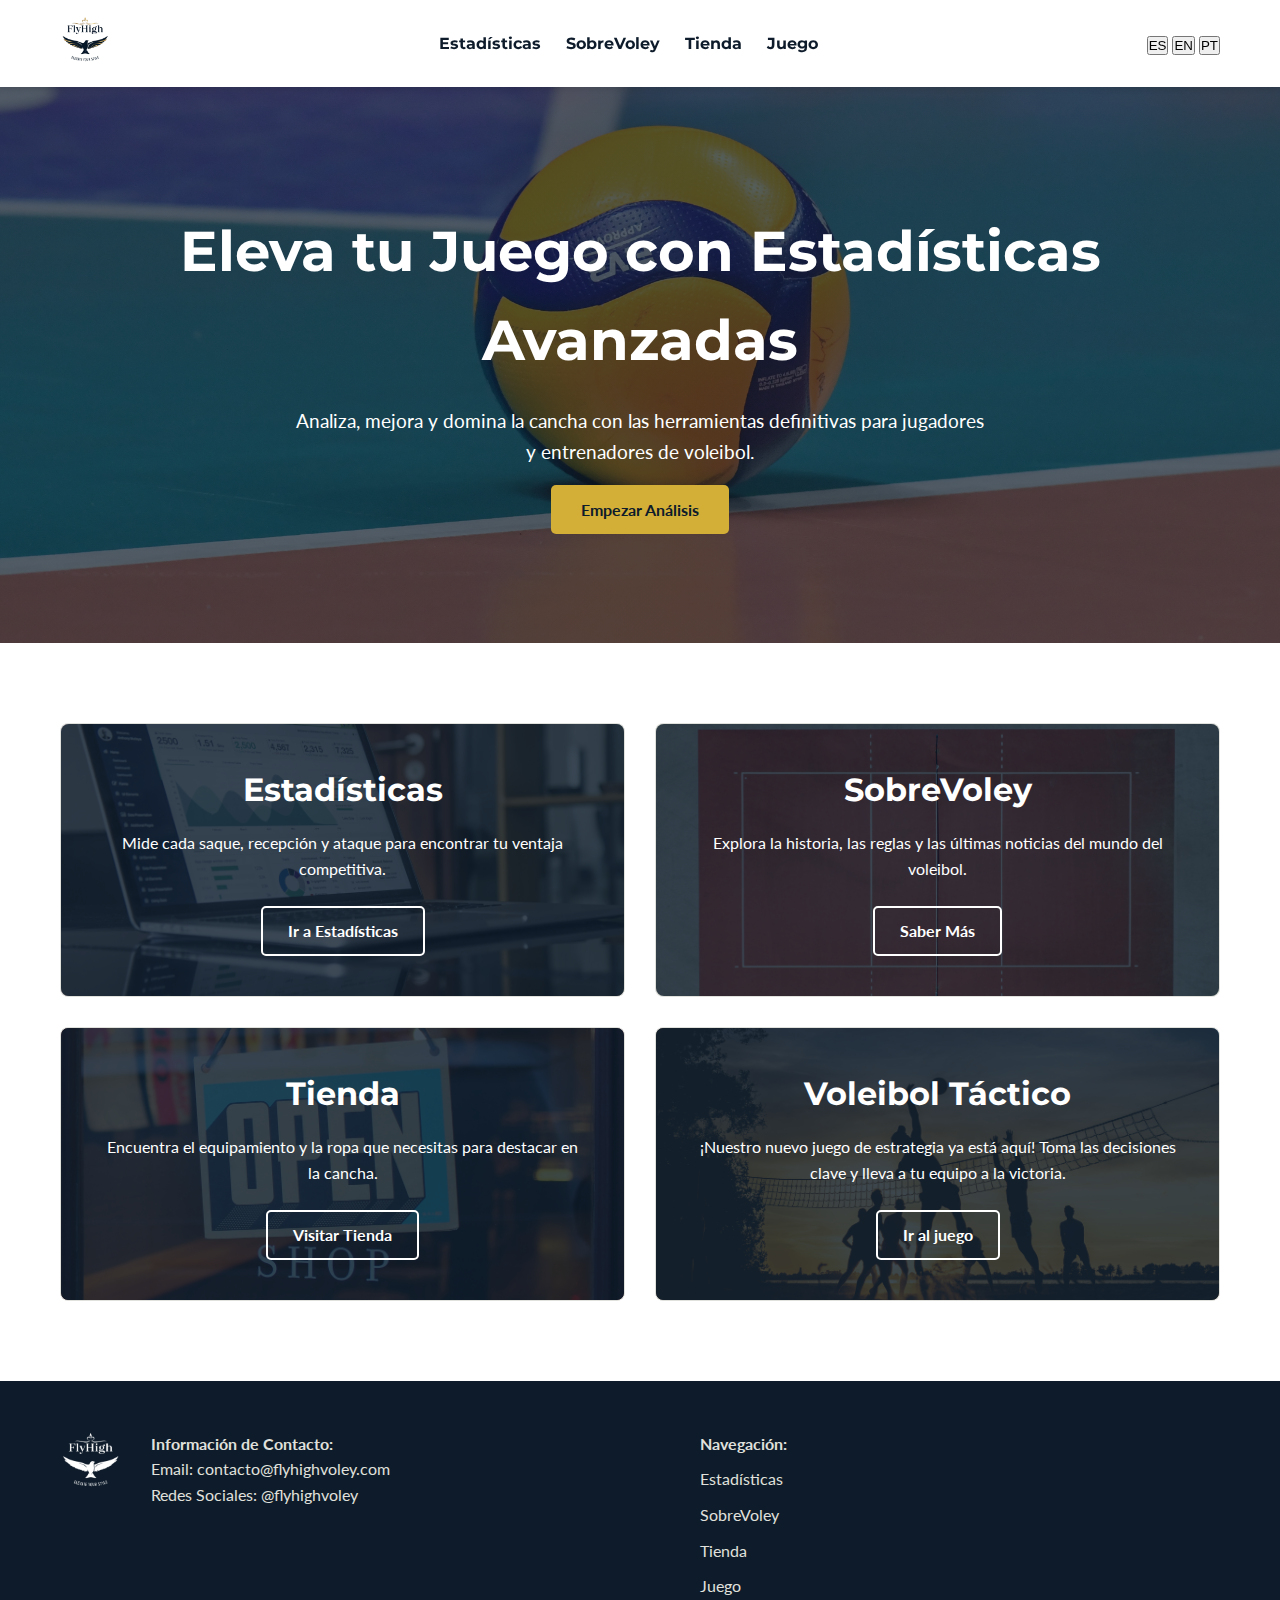
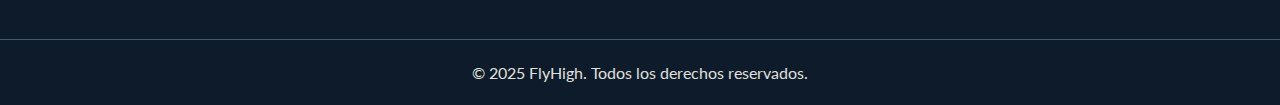
<file: index.html>
<!DOCTYPE html>
<html lang="es">
<head>
    <meta charset="UTF-8">
    <meta name="viewport" content="width=device-width, initial-scale=1.0">
    <title>FlyHigh - Estadísticas de Voleibol</title>
    <link rel="stylesheet" href="./css/style.css">
    <link rel="preconnect" href="https://fonts.googleapis.com">
    <link rel="preconnect" href="https://fonts.gstatic.com" crossorigin>
    <link href="https://fonts.googleapis.com/css2?family=Montserrat:wght@400;700&family=Lato:wght@400;700&display=swap" rel="stylesheet">
    <link rel="icon" href="./assets/logo.png" type="image/png">
</head>
<body>

    <header class="main-header">
        <div class="container">
            <a href="./index.html" class="logo-link">
                <img src="./assets/logo.png" alt="FlyHigh Logo" class="logo">
            </a>
            <nav class="main-nav">
                <ul>
                    <li><a href="./html/estadisticas.html">Estadísticas</a></li>
                    <li><a href="./html/sobrevoley.html">SobreVoley</a></li>
                    <li><a href="#tienda">Tienda</a></li>
                    <li><a href="#proximamente">Juego</a></li>
                </ul>
            </nav>
            <div class="Redes">
                <button class="lang-btn" data-lang="es">ES</button>
                <button class="lang-btn" data-lang="en">EN</button>
                <button class="lang-btn" data-lang="pt">PT</button>
            </div>
            <button class="mobile-menu-toggle">☰</button>
        </div>
    </header>

    <main>
        <section class="hero-section">
            <div class="hero-content">
                <h1>Eleva tu Juego con Estadísticas Avanzadas</h1>
                <p>Analiza, mejora y domina la cancha con las herramientas definitivas para jugadores y entrenadores de voleibol.</p>
                <a href="./html/estadisticas.html" class="cta-button">Empezar Análisis</a>
            </div>
        </section>

        <section class="main-sections container">
            <div class="section-card" id="estadisticas">
                <h2>Estadísticas</h2>
                <p>Mide cada saque, recepción y ataque para encontrar tu ventaja competitiva.</p>
                <a href="../html/estadisticas.html">Ir a Estadísticas</a>
            </div>
            <div class="section-card" id="sobrevoley">
                <h2>SobreVoley</h2>
                <p>Explora la historia, las reglas y las últimas noticias del mundo del voleibol.</p>
                <a href="./html/sobrevoley.html">Saber Más</a>
            </div>
            <div class="section-card" id="tienda">
                <h2>Tienda</h2>
                <p>Encuentra el equipamiento y la ropa que necesitas para destacar en la cancha.</p>
                <a href="#">Visitar Tienda</a>
            </div>
            <div class="section-card" id="proximamente">
                <h2>Voleibol Táctico</h2>
                <p>¡Nuestro nuevo juego de estrategia ya está aquí! Toma las decisiones clave y lleva a tu equipo a la victoria.</p>
                <a href="./html/juego.html">Ir al juego</a>
            </div>
        </section>
    </main>

    <footer class="main-footer">
        <div class="container footer-content">
            <div class="footer-logo">
                <img src="./assets/logo.png" alt="FlyHigh Logo Footer">
            </div>
            <div class="footer-info">
                <p><strong>Información de Contacto:</strong></p>
                <p>Email: contacto@flyhighvoley.com</p>
                <p>Redes Sociales: @flyhighvoley</p>
            </div>
            <div class="footer-links">
                <p><strong>Navegación:</strong></p>
                <a href="./html/estadisticas.html">Estadísticas</a>
                <a href="./html/sobrevoley.html">SobreVoley</a>
                <a href="#tienda">Tienda</a>
                <a href="#tienda">Juego</a>
            </div>
        </div>
        <div class="footer-bottom">
            <p>&copy; 2025 FlyHigh. Todos los derechos reservados.</p>
        </div>
    </footer>

    <script src="./javascript/script.js"></script>
</body>
</html>
</file>
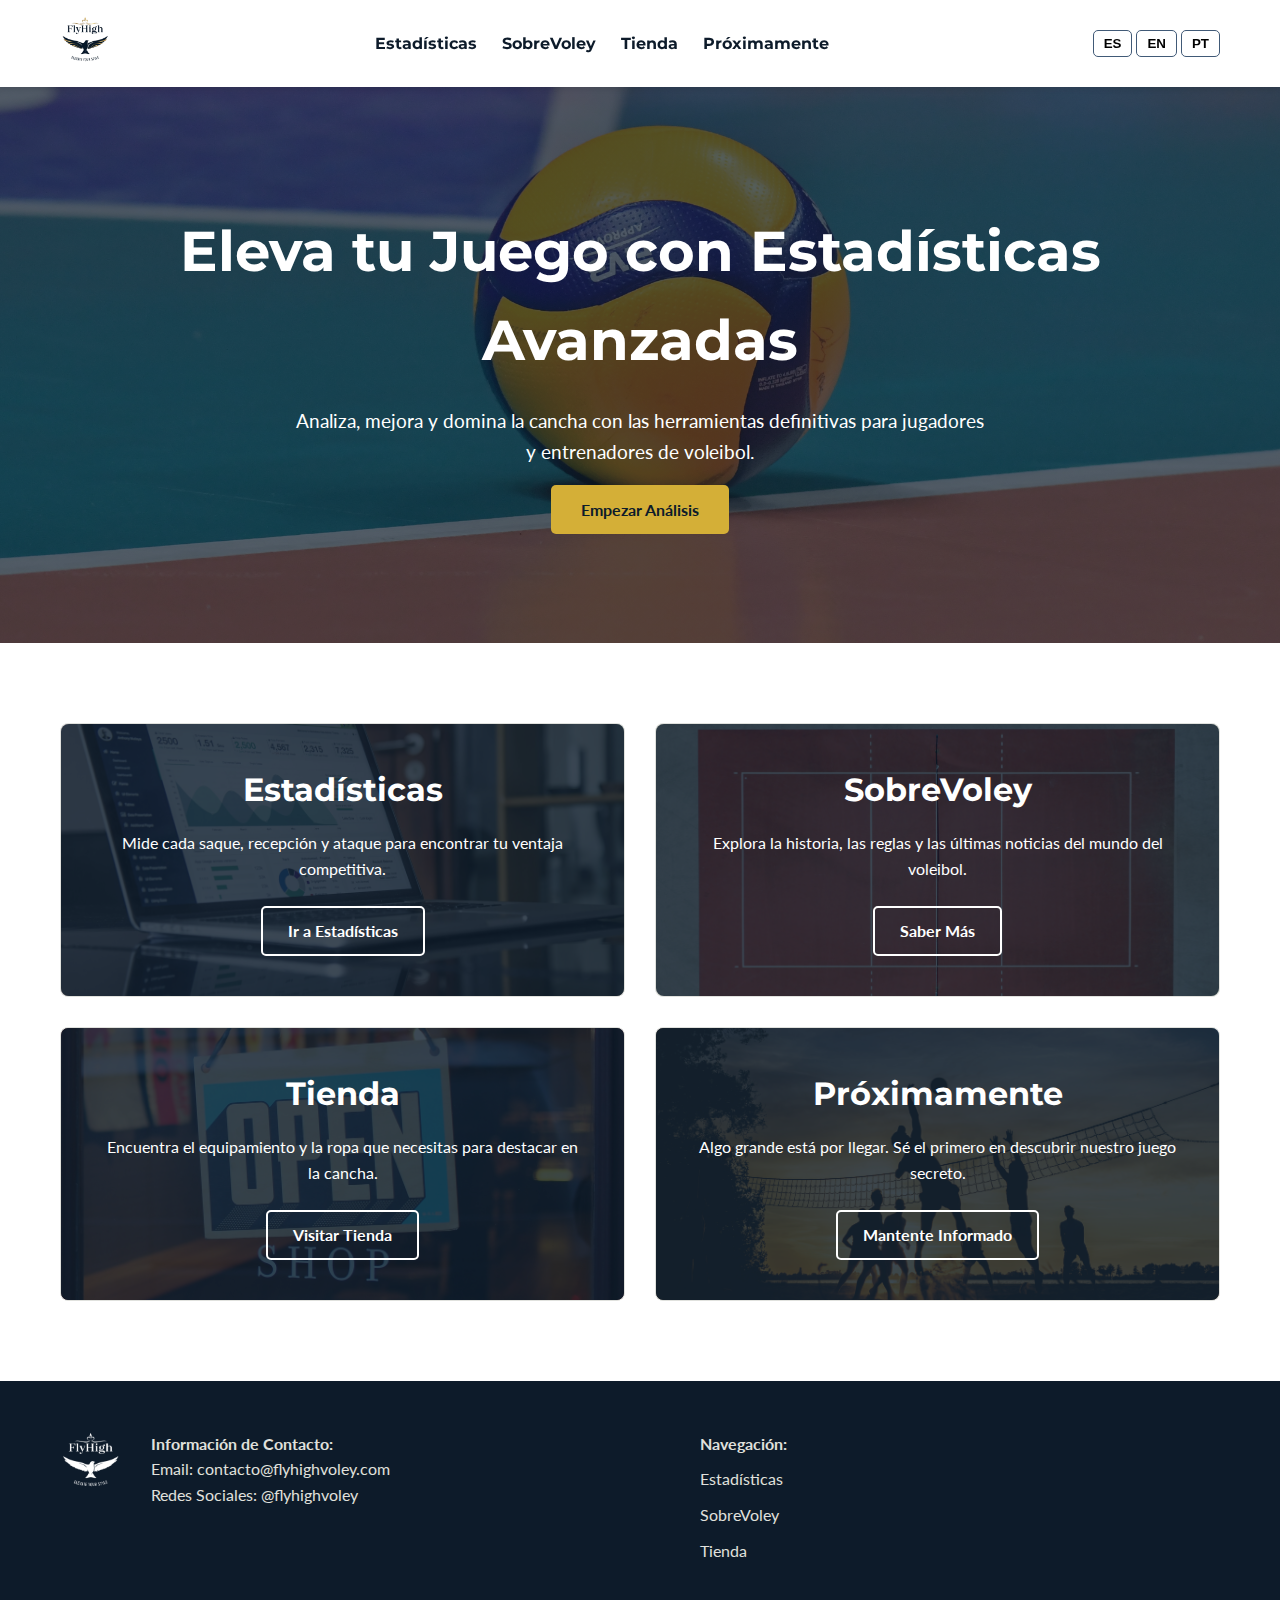
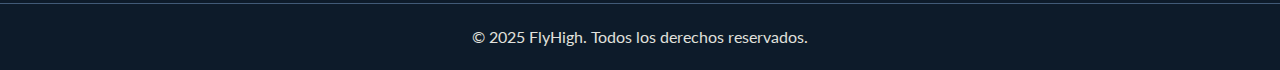
<file: html/index.html>
<!DOCTYPE html>
<html lang="es">
<head>
    <meta charset="UTF-8">
    <meta name="viewport" content="width=device-width, initial-scale=1.0">
    <title>FlyHigh - Estadísticas de Voleibol</title>
    <link rel="stylesheet" href="../css/style.css">
    <link rel="preconnect" href="https://fonts.googleapis.com">
    <link rel="preconnect" href="https://fonts.gstatic.com" crossorigin>
    <link href="https://fonts.googleapis.com/css2?family=Montserrat:wght@400;700&family=Lato:wght@400;700&display=swap" rel="stylesheet">
</head>
<body>

    <header class="main-header">
        <div class="container">
            <a href="./index.html" class="logo-link">
                <img src="../assets/logo.png" alt="FlyHigh Logo" class="logo">
            </a>
            <nav class="main-nav">
                <ul>
                    <li><a href="../html/estadisticas.html">Estadísticas</a></li>
                    <li><a href="#sobrevoley">SobreVoley</a></li>
                    <li><a href="#tienda">Tienda</a></li>
                    <li><a href="#proximamente">Próximamente</a></li>
                </ul>
            </nav>
            <div class="language-switcher">
                <button class="lang-btn" data-lang="es">ES</button>
                <button class="lang-btn" data-lang="en">EN</button>
                <button class="lang-btn" data-lang="pt">PT</button>
            </div>
            <button class="mobile-menu-toggle">☰</button>
        </div>
    </header>

    <main>
        <section class="hero-section">
            <div class="hero-content">
                <h1>Eleva tu Juego con Estadísticas Avanzadas</h1>
                <p>Analiza, mejora y domina la cancha con las herramientas definitivas para jugadores y entrenadores de voleibol.</p>
                <a href="#estadisticas" class="cta-button">Empezar Análisis</a>
            </div>
        </section>

        <section class="main-sections container">
            <div class="section-card" id="estadisticas">
                <h2>Estadísticas</h2>
                <p>Mide cada saque, recepción y ataque para encontrar tu ventaja competitiva.</p>
                <a href="#">Ir a Estadísticas</a>
            </div>
            <div class="section-card" id="sobrevoley">
                <h2>SobreVoley</h2>
                <p>Explora la historia, las reglas y las últimas noticias del mundo del voleibol.</p>
                <a href="#">Saber Más</a>
            </div>
            <div class="section-card" id="tienda">
                <h2>Tienda</h2>
                <p>Encuentra el equipamiento y la ropa que necesitas para destacar en la cancha.</p>
                <a href="#">Visitar Tienda</a>
            </div>
            <div class="section-card" id="proximamente">
                <h2>Próximamente</h2>
                <p>Algo grande está por llegar. Sé el primero en descubrir nuestro juego secreto.</p>
                <a href="#">Mantente Informado</a>
            </div>
        </section>
    </main>

    <footer class="main-footer">
        <div class="container footer-content">
            <div class="footer-logo">
                <img src="../assets/logo.png" alt="FlyHigh Logo Footer">
            </div>
            <div class="footer-info">
                <p><strong>Información de Contacto:</strong></p>
                <p>Email: contacto@flyhighvoley.com</p>
                <p>Redes Sociales: @flyhighvoley</p>
            </div>
            <div class="footer-links">
                <p><strong>Navegación:</strong></p>
                <a href="../html/estadisticas.html">Estadísticas</a>
                <a href="#sobrevoley">SobreVoley</a>
                <a href="#tienda">Tienda</a>
            </div>
        </div>
        <div class="footer-bottom">
            <p>&copy; 2025 FlyHigh. Todos los derechos reservados.</p>
        </div>
    </footer>

    <script src="../javascript/script.js"></script>
</body>
</html>
</file>
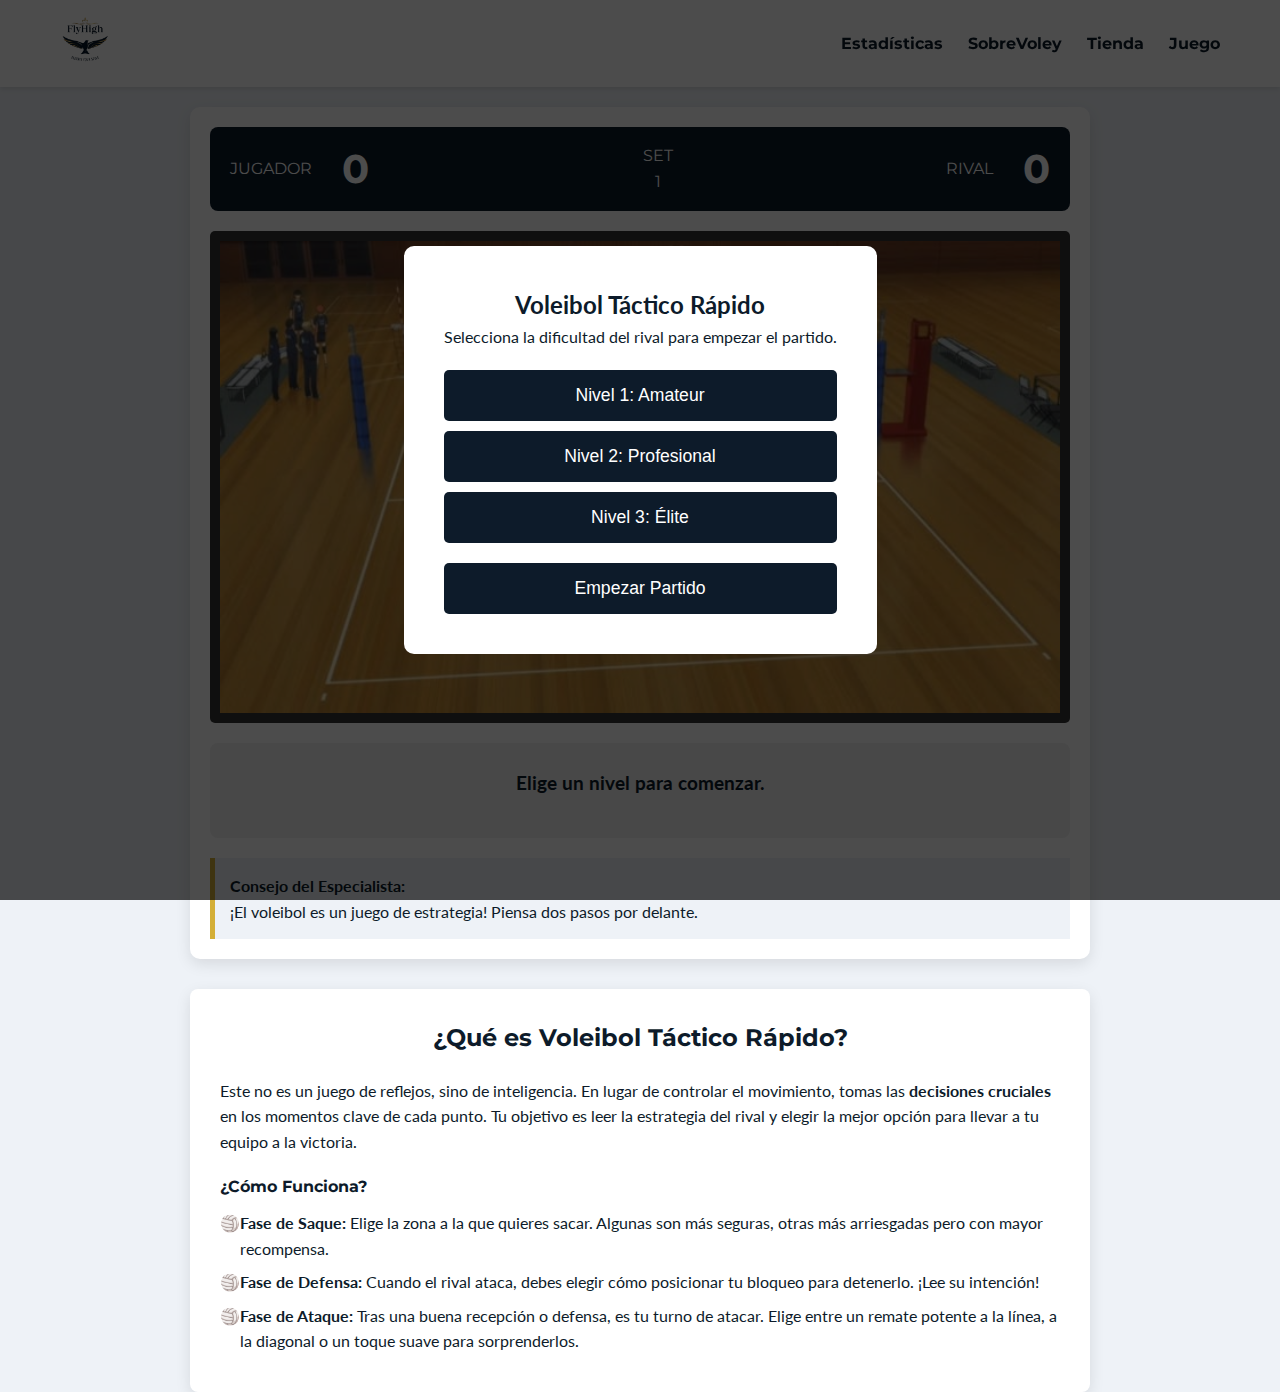
<file: html/juego.html>
<!DOCTYPE html>
<html lang="es">
<head>
    <meta charset="UTF-8">
    <meta name="viewport" content="width=device-width, initial-scale=1.0">
    <title>Voleibol Táctico Rápido - FlyHigh</title>
    <link rel="stylesheet" href="../css/style.css">
    <link rel="stylesheet" href="../css/juego.css">
    <link rel="preconnect" href="https://fonts.googleapis.com">
    <link rel="preconnect" href="https://fonts.gstatic.com" crossorigin>
    <link href="https://fonts.googleapis.com/css2?family=Montserrat:wght@400;700&family=Lato:wght@400;700&display=swap" rel="stylesheet">
</head>
<body>

    <header class="main-header">
        <div class="container">
            <a href="../index.html" class="logo-link"> <img src="../assets/logo.png" alt="FlyHigh Logo" class="logo"> </a>
            <nav class="main-nav"> <ul> <li><a href="estadisticas.html">Estadísticas</a></li> <li><a href="sobrevoley.html">SobreVoley</a></li> <li><a href="#">Tienda</a></li> <li><a href="juego.html">Juego</a></li> </ul> </nav>
        </div>
    </header>

    <main>
        <div class="game-wrapper">
            <div id="scoreboard">
                <div class="team-score"> <span>JUGADOR</span> <div id="player-sets" class="sets"></div> <span id="player-points" class="points">0</span> </div>
                <div class="game-info"> <span>SET</span> <span id="current-set">1</span> </div>
                <div class="team-score"> <span>RIVAL</span> <div id="ai-sets" class="sets"></div> <span id="ai-points" class="points">0</span> </div>
            </div>

            <div id="court-container">
                <div id="court">
                    <!-- El visor de imágenes que reemplaza las animaciones -->
                    <img id="court-image" src="https://i.imgur.com/8sM2B7c.png" alt="Visualización táctica del juego">
                </div>
            </div>

            <div id="game-controls">
                <div id="message-log">Elige un nivel para comenzar.</div>
                <div id="decision-panel"></div>
            </div>

            <div id="consejo-box">
                <p><strong>Consejo del Especialista:</strong></p>
                <span id="consejo-text">¡El voleibol es un juego de estrategia! Piensa dos pasos por delante.</span>
            </div>
        </div>
        
        <section class="game-explanation container">
             <h2>¿Qué es Voleibol Táctico Rápido?</h2>
            <p>Este no es un juego de reflejos, sino de inteligencia. En lugar de controlar el movimiento, tomas las <strong>decisiones cruciales</strong> en los momentos clave de cada punto. Tu objetivo es leer la estrategia del rival y elegir la mejor opción para llevar a tu equipo a la victoria.</p>
            <h4>¿Cómo Funciona?</h4>
            <ul>
                <li><strong>Fase de Saque:</strong> Elige la zona a la que quieres sacar. Algunas son más seguras, otras más arriesgadas pero con mayor recompensa.</li>
                <li><strong>Fase de Defensa:</strong> Cuando el rival ataca, debes elegir cómo posicionar tu bloqueo para detenerlo. ¡Lee su intención!</li>
                <li><strong>Fase de Ataque:</strong> Tras una buena recepción o defensa, es tu turno de atacar. Elige entre un remate potente a la línea, a la diagonal o un toque suave para sorprenderlos.</li>
            </ul>
        </section>
    </main>
    
    <div id="game-modal" class="modal-overlay">
         <div class="modal-content">
            <h2 id="modal-title">Voleibol Táctico Rápido</h2>
            <p id="modal-text">Selecciona la dificultad del rival para empezar el partido.</p>
            <div id="level-selection">
                <button class="btn-level" data-level="1">Nivel 1: Amateur</button>
                <button class="btn-level" data-level="2">Nivel 2: Profesional</button>
                <button class="btn-level" data-level="3">Nivel 3: Élite</button>
            </div>
             <button id="modal-button">Empezar Partido</button>
        </div>
    </div>

    <script src="../javascript/juego.js"></script>
</body>
</html>
</file>
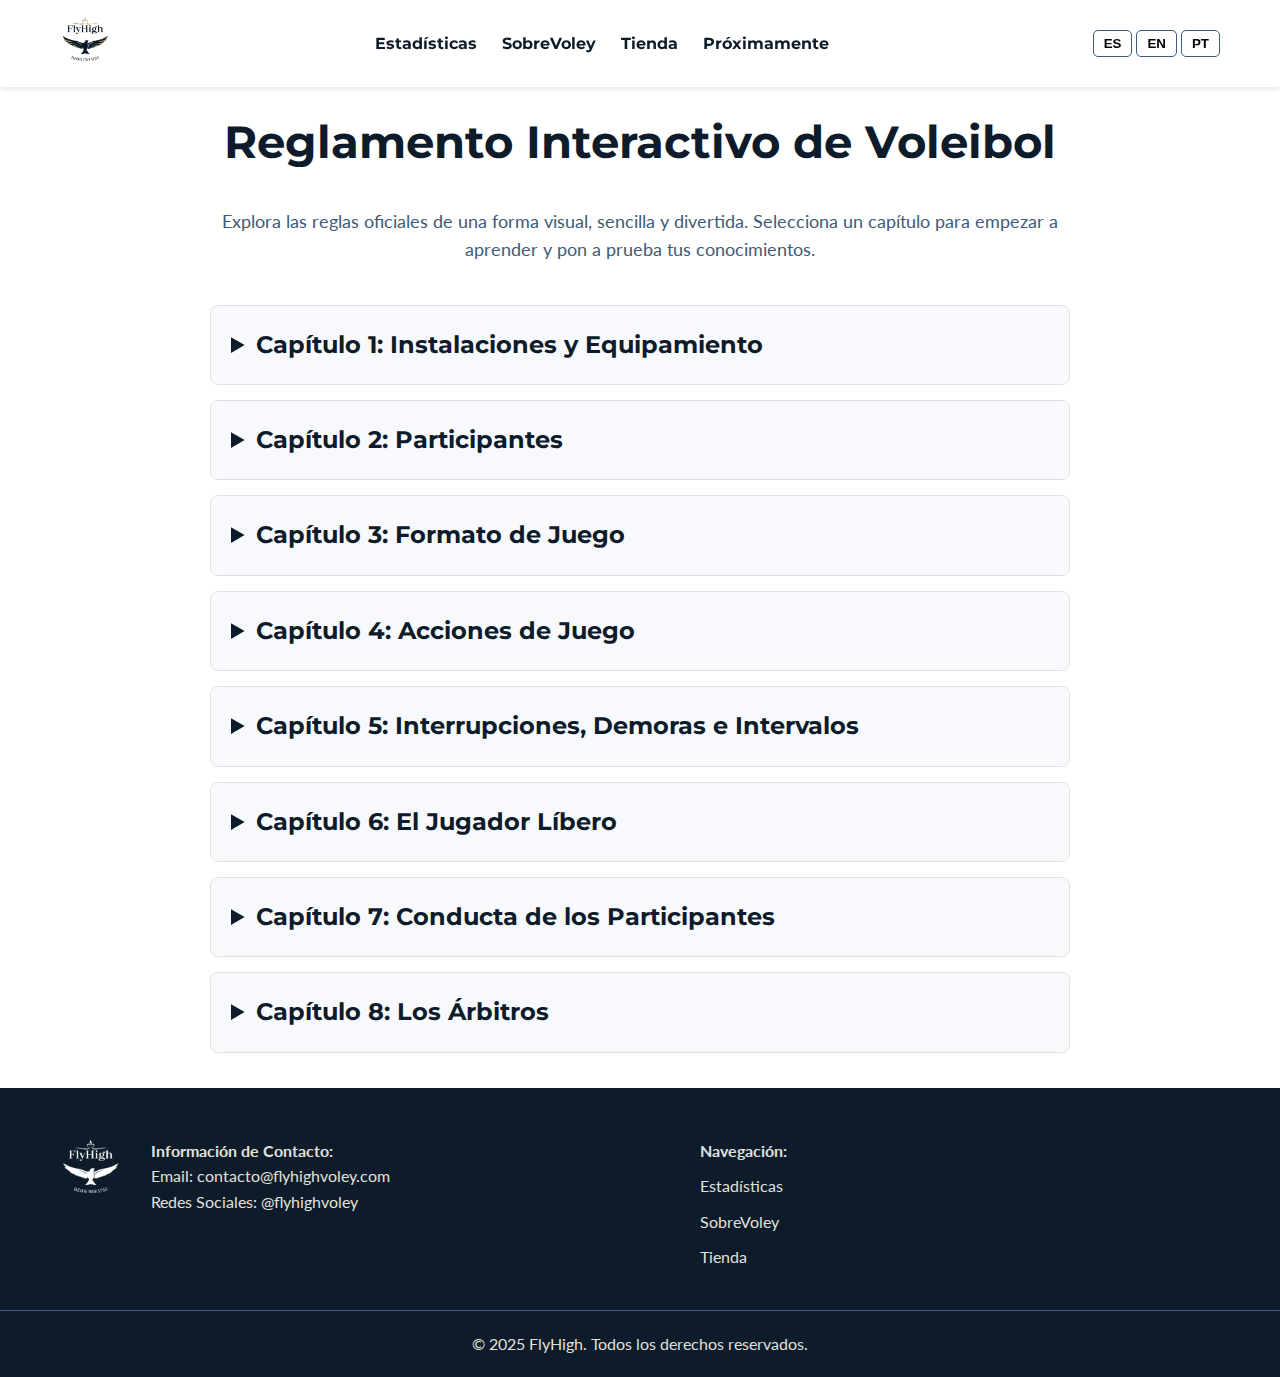
<file: html/sobrevoley.html>
<!DOCTYPE html>
<html lang="es">
<head>
    <meta charset="UTF-8">
    <meta name="viewport" content="width=device-width, initial-scale=1.0">
    <title>SobreVoley - FlyHigh</title>
    <link rel="stylesheet" href="../css/style.css">
    <link rel="preconnect" href="https://fonts.googleapis.com">
    <link rel="preconnect" href="https://fonts.gstatic.com" crossorigin>
    <link href="https://fonts.googleapis.com/css2?family=Montserrat:wght@400;700&family=Lato:wght@400;700&display=swap" rel="stylesheet">
    <link rel="icon" href="../assets/logo.png" type="image/png">
</head>
<body>

    <header class="main-header">
        <div class="container">
            <a href="index.html" class="logo-link">
                <img src="../assets/logo.png" alt="FlyHigh Logo" class="logo">
            </a>
            <nav class="main-nav">
                <ul>
                    <li><a href="estadisticas.html">Estadísticas</a></li>
                    <li><a href="sobrevoley.html">SobreVoley</a></li>
                    <li><a href="#">Tienda</a></li>
                    <li><a href="#">Próximamente</a></li>
                </ul>
            </nav>
            <div class="language-switcher">
                <button class="lang-btn" data-lang="es">ES</button>
                <button class="lang-btn" data-lang="en">EN</button>
                <button class="lang-btn" data-lang="pt">PT</button>
            </div>
            <button class="mobile-menu-toggle">☰</button>
        </div>
    </header>

    <main class="sobrevoley-container container">
        <h1 class="dashboard-title">Reglamento Interactivo de Voleibol</h1>
        <p class="intro-paragraph">Explora las reglas oficiales de una forma visual, sencilla y divertida. Selecciona un capítulo para empezar a aprender y pon a prueba tus conocimientos.</p>

        <!-- Capítulo 1: Instalaciones y Equipamiento (COMPLETO) -->
        <article class="rules-chapter">
            <details>
                <summary>Capítulo 1: Instalaciones y Equipamiento</summary>
                <div class="chapter-content">
                    <p>Todo gran partido necesita una gran cancha. Aquí descubrirás las medidas oficiales, la altura de la red y las características del balón que hacen del voleibol un deporte de precisión.</p>
                    
                    <div class="rules-section">
                        <h4>Área de Juego</h4>
                        <div class="rules-content-grid">
                            <div class="essential-points">
                                <ul>
                                    <li>📏 **Campo:**  Un rectángulo de 18 x 9 metros.</li>
                                    <li>📏 **Zona Libre:**  Mínimo 3 metros alrededor de la cancha (5m en competencias FIVB).</li>
                                    <li>🔝 **Altura Libre:**  Mínimo 7 metros de espacio sin obstáculos sobre la cancha (12.5m en competencias FIVB).</li>
                                </ul>
                            </div>
                            <div class="rules-diagram">
                                <svg viewBox="0 0 300 170" xmlns="http://www.w3.org/2000/svg">
                                    <style>
                                        .court-line { stroke: #555; stroke-width: 1; }
                                        .attack-line { stroke: #555; stroke-width: 1; stroke-dasharray: 2,2; }
                                        .court-text { font-family: sans-serif; font-size: 8px; fill: #333; text-anchor: middle; }
                                    </style>
                                    <!-- Zona Libre -->
                                    <rect x="0" y="0" width="300" height="170" fill="#f7f9fc" />
                                    <!-- Campo de Juego -->
                                    <rect x="30" y="25" width="240" height="120" fill="#ffffff" stroke="#333" stroke-width="1.5"/>
                                    <!-- Línea Central -->
                                    <line x1="150" y1="25" x2="150" y2="145" class="court-line" />
                                    <!-- Líneas de Ataque -->
                                    <line x1="90" y1="25" x2="90" y2="145" class="attack-line" />
                                    <line x1="210" y1="25" x2="210" y2="145" class="attack-line" />
                                    <!-- Textos de Dimensiones -->
                                    <text x="150" y="20">18 m</text>
                                    <text x="15" y="88" transform="rotate(-90, 15, 88)">9 m</text>
                                    <text x="90" y="155">3 m</text>
                                    <text x="210" y="155">3 m</text>
                                </svg>
                                <p class="diagram-caption">Dimensiones oficiales del campo y zona libre.</p>
                            </div>
                        </div>
                    </div>

                    <div class="rules-section">
                        <h4>Red y Postes</h4>
                        <div class="essential-points">
                             <ul>
                                <li>📏 **Altura Hombres:** 2.43 metros.</li>
                                <li>📏 **Altura Mujeres:** 2.24 metros.</li>
                                <li>📡 **Antenas:** Delimitan por los lados el espacio por donde debe pasar el balón. ¡Si la pelota las toca, es fuera!</li>
                            </ul>
                            <blockquote class="rules-callout">
                                <strong>Dato Clave:</strong> La altura de la red se mide siempre desde el centro de la cancha. En los extremos (sobre las líneas laterales) puede haber una variación de hasta 2 cm.
                            </blockquote>
                        </div>
                    </div>
                    
                    <div class="rules-section">
                        <h4>Balones </h4>
                        <div class="essential-points">
                             <ul>
                                <li>⚖️ **Peso:** Entre 260 y 280 gramos.</li>
                                <li>🎈 **Presión:** Entre 0.30 y 0.325 kg/cm².</li>
                                <li>🤝 **Uniformidad:** Todos los balones usados en un partido deben ser idénticos.</li>
                            </ul>
                        </div>
                    </div>
                    
                    <div class="quiz-section">
                        <h3>¡Pon a prueba tu conocimiento!</h3>
                        <div class="quiz-question">
                            <p><strong>1. ¿Cuál es la altura oficial de la red en una competencia masculina?</strong></p>
                            <div class="quiz-options">
                                <button>2.24 m</button>
                                <button data-correct="true">2.43 m</button>
                                <button>2.55 m</button>
                            </div>
                            <p class="quiz-feedback"></p>
                        </div>
                         <div class="quiz-question">
                            <p><strong>2. Si un balón de ataque toca la antena por fuera, ¿qué pasa?</strong></p>
                            <div class="quiz-options">
                                <button>El punto se repite</button>
                                <button data-correct="true">El balón se considera "fuera"</button>
                                <button>El juego continúa</button>
                            </div>
                            <p class="quiz-feedback"></p>
                        </div>
                    </div>
                </div>
            </details>
        </article>
        <!-- Fin Capítulo 1: Instalaciones y Equipamiento  -->

        <!-- Fin Capítulo 2  -->
        <article class="rules-chapter">
            <details>
                <summary>Capítulo 2: Participantes</summary>
                <div class="chapter-content">
                    <p>Un equipo es mucho más que los seis jugadores en la cancha. Conoce la composición oficial, las funciones clave del capitán y el entrenador, y las reglas sobre la indumentaria que unifican al equipo.</p>
                    
                    <div class="rules-section">
                        <h4>Composición del Equipo</h4>
                        <div class="essential-points">
                            <ul>
                                <li>👥 **Jugadores:**  Un equipo puede registrar un máximo de 14 jugadores para competencias de la FIVB.</li>
                                <li>🧠 **Cuerpo Técnico:**  Compuesto por un entrenador, hasta dos asistentes, y personal médico.</li>
                                <li>🪑 **En el Banco:**  Solo 5 miembros del cuerpo técnico (incluyendo al entrenador) pueden sentarse en el banco durante el partido.</li>
                            </ul>
                            <blockquote class="rules-callout">
                                <strong>Dato Clave:</strong> En competencias mundiales, si un equipo registra más de 12 jugadores, es obligatorio que dos de ellos sean designados como Líberos.
                            </blockquote>
                        </div>
                    </div>

                    <div class="rules-section">
                        <h4>Indumentaria</h4>
                        <div class="rules-content-grid">
                            <div class="essential-points">
                                <ul>
                                    <li>👕 **Uniformidad:**  Todos los jugadores (excepto el Líbero) deben vestir un uniforme idéntico: camiseta, pantalón corto y medias.</li>
                                    <li>🔢 **Numeración:**  Las camisetas deben estar numeradas, generalmente del 1 al 20, aunque los números pueden ser ampliados.</li>
                                    <li>©️ **Capitán:**  El capitán del equipo debe tener una cinta de 8x2 cm debajo del número en su pecho.</li>
                                </ul>
                            </div>
                         <div class="rules-diagram">
                                <img src="../assets/remeraCapitan.png" alt="Ilustración de una camiseta de capitan.">
                                <p class="diagram-caption">Ejemplo de camiseta con número y distintivo de capitán.</p>
                        </div>
                        </div>
                    </div>
                    
                    <div class="rules-section">
                        <h4>Responsables del Equipo</h4>
                        <div class="essential-points">
                            <ul>
                                <li>🗣️ **Capitán en Juego:**  Es el único jugador autorizado para hablar con el primer árbitro y pedir explicaciones cuando el balón está fuera de juego.</li>
                                <li>📋 **Entrenador:**  Dirige al equipo desde la banca, solicita los tiempos de descanso y las sustituciones.</li>
                                <li>👤 **Asistente:**  Se sienta en la banca pero no tiene derecho a intervenir en el juego.</li>
                            </ul>
                        </div>
                    </div>
                    
                    <div class="quiz-section">
                        <h3>¡Pon a prueba tu conocimiento!</h3>
                        <div class="quiz-question">
                            <p><strong>1. ¿Qué distintivo especial lleva el capitán del equipo en su camiseta?</strong></p>
                            <div class="quiz-options">
                                <button>Un brazalete en el brazo</button>
                                <button>Un color de camiseta diferente</button>
                                <button data-correct="true">Una cinta debajo del número del pecho</button>
                            </div>
                            <p class="quiz-feedback"></p>
                        </div>
                        <div class="quiz-question">
                            <p><strong>2. Si un jugador no está de acuerdo con una decisión, ¿quién puede hablar con el árbitro?</strong></p>
                            <div class="quiz-options">
                                <button data-correct="true">Solo el capitán en juego</button>
                                <button>El entrenador</button>
                                <button>Cualquier jugador que esté cerca</button>
                            </div>
                            <p class="quiz-feedback"></p>
                        </div>
                    </div>
                </div>
            </details>
        </article>
        <!-- Fin Capítulo 2  -->

        <!-- Capítulo 3  -->
        <article class="rules-chapter">
            <details>
                <summary>Capítulo 3: Formato de Juego</summary>
                <div class="chapter-content">
                    <p>¿Cómo se gana en el voleibol? Aquí te explicamos el sistema de puntuación, la estructura de los sets y la regla más estratégica del juego: la rotación.</p>
                    
                    <div class="rules-section">
                        <h4>Para Ganar </h4>
                        <div class="essential-points">
                            <ul>
                                <li>🏆 **El Partido:**  Lo gana el equipo que consigue 3 sets.</li>
                                <li>🏅 **El Set:**  Se lo lleva el primer equipo en llegar a 25 puntos, siempre con una ventaja mínima de 2 puntos (ej. 25-23, pero no 25-24).</li>
                                <li>🎲 **El Set Decisivo:**  Si el partido empata 2-2, el 5º set se juega solo a 15 puntos, también con 2 de ventaja.</li>
                            </ul>
                            <blockquote class="rules-callout">
                                <strong>Dato Clave:</strong> En voleibol se utiliza el sistema de "punto por jugada". Esto significa que cada vez que la pelota cae, uno de los dos equipos suma un punto, sin importar quién haya sacado.
                            </blockquote>
                        </div>
                    </div>

                    <div class="rules-section">
                        <h4>Estructura y Rotación</h4>
                        <div class="rules-content-grid">
                            <div class="essential-points">
                                <ul>
                                    <li>📜 **Formación Inicial:**  Antes de cada set, el entrenador entrega una alineación que define el orden de rotación de los 6 jugadores.</li>
                                    <li>🔄 **La Rotación:**  Un equipo rota (mueve a sus jugadores una posición en el sentido de las agujas del reloj) ÚNICAMENTE cuando estaba recibiendo y gana el punto, obteniendo así el derecho a sacar.</li>
                                    <li>❌ **Falta de Rotación:**  Si un equipo saca sin haber rotado cuando le correspondía, pierde el punto y el saque.</li>
                                </ul>
                            </div>
                            <div class="rules-diagram">
                                <svg viewBox="0 0 150 150" xmlns="http://www.w3.org/2000/svg">
                                    <style>
                                        .court-bg { fill: #ffffff; stroke: #333; stroke-width: 1.5; rx: 5px;}
                                        .pos-circle { fill: #415A77; }
                                        .pos-text { font-family: 'Montserrat', sans-serif; font-size: 14px; font-weight: 700; fill: white; text-anchor: middle; dominant-baseline: middle; }
                                        .arrow-path { fill: none; stroke: #D4AF37; stroke-width: 3.5; marker-end: url(#arrowhead-rotation); }
                                    </style>
                                    <defs>
                                        <marker id="arrowhead-rotation" markerWidth="7" markerHeight="7" refX="3.5" refY="3.5" orient="auto">
                                            <polygon points="0 0, 7 3.5, 0 7" fill="#D4AF37" />
                                        </marker>
                                    </defs>
                                    <!-- Cancha -->
                                    <rect class="court-bg" x="10" y="10" width="130" height="130" />
                                    
                                    <!-- Flecha de rotación -->
                                    <path class="arrow-path" d="M 110 115 A 45 45 0 1 1 115 110" />
                                    
                                    <!-- Posiciones -->
                                    <g class="pos-group">
                                        <circle class="pos-circle" cx="110" cy="40" r="14" /> <text class="pos-text" x="110" y="40">2</text>
                                        <circle class="pos-circle" cx="75" cy="40" r="14" /> <text class="pos-text" x="75" y="40">3</text>
                                        <circle class="pos-circle" cx="40" cy="40" r="14" /> <text class="pos-text" x="40" y="40">4</text>
                                        <circle class="pos-circle" cx="40" cy="110" r="14" /> <text class="pos-text" x="40" y="110">5</text>
                                        <circle class="pos-circle" cx="75" cy="110" r="14" /> <text class="pos-text" x="75" y="110">6</text>
                                        <circle class="pos-circle" cx="110" cy="110" r="14" /> <text class="pos-text" x="110" y="110">1</text>
                                    </g>
                                </svg>
                                <p class="diagram-caption">Las 6 posiciones en la cancha y el sentido de la rotación (agujas del reloj).</p>
                            </div>
                        </div>
                    </div>
                    
                    <div class="quiz-section">
                        <h3>¡Pon a prueba tu conocimiento!</h3>
                        <div class="quiz-question">
                            <p><strong>1. Un set normal (no el decisivo) lo gana el equipo que llega a...</strong></p>
                            <div class="quiz-options">
                                <button data-correct="true">25 puntos (con 2 de ventaja)</button>
                                <button>21 puntos (con 2 de ventaja)</button>
                                <button>25 puntos (incluso si es 25-24)</button>
                            </div>
                            <p class="quiz-feedback"></p>
                        </div>
                        <div class="quiz-question">
                            <p><strong>2. ¿Cuándo debe rotar tu equipo?</strong></p>
                            <div class="quiz-options">
                                <button>Cada vez que ganas un punto</button>
                                <button data-correct="true">Cuando ganas el punto mientras el otro equipo sacaba</button>
                                <button>Al llegar a 10 puntos</button>
                            </div>
                            <p class="quiz-feedback"></p>
                        </div>
                    </div>
                </div>
            </details>
        </article>
        <!-- Fin Capítulo 3  -->

        <!-- Capítulo 4  -->
        <article class="rules-chapter">
            <details>
                <summary>Capítulo 4: Acciones de Juego</summary>
                <div class="chapter-content">
                    <p>Aquí es donde ocurre la magia. Desde el saque inicial hasta el bloqueo decisivo, cada acción está regida por normas que aseguran un juego justo y dinámico. ¡Vamos a desglosarlas!</p>
                    
                    <div class="rules-section">
                        <h4>Juego con el Balón</h4>
                        <div class="essential-points">
                            <ul>
                                <li>3️⃣ **Máximo 3 Toques:**  Cada equipo tiene hasta tres toques para enviar el balón de vuelta. El toque del bloqueo no cuenta.</li>
                                <li>❌ **Toques Consecutivos:**  Un jugador no puede tocar el balón dos veces seguidas.</li>
                                <li>👍 **Cualquier Parte del Cuerpo:**  ¡Puedes usar los pies! El balón puede ser contactado con cualquier parte del cuerpo.</li>
                            </ul>
                        </div>
                    </div>

                    <div class="rules-section">
                        <h4>Balón Cruzando la Red </h4>
                        <div class="rules-content-grid">
                            <div class="essential-points">
                                <ul>
                                    <li>🎯 **Espacio de Paso:**  El balón debe cruzar al campo contrario por el "espacio de paso", que es el área entre las dos antenas.</li>
                                    <li>📡 **Falta de Antena:**  Si el balón toca una antena, los cables, los postes o cualquier objeto fuera de las antenas, se considera "fuera".</li>
                                </ul>
                                <blockquote class="rules-callout">
                                    <strong>Dato Clave:</strong> Un balón que toca la red (dentro de las antenas) durante un saque o en cualquier momento del juego es completamente válido.
                                </blockquote>
                            </div>
                            <div class="rules-diagram">
                                <svg viewBox="0 0 200 120" xmlns="http://www.w3.org/2000/svg">
                                    <style>
                                        .net-fill { fill: url(#net-pattern); stroke: #333; stroke-width:1; }
                                        .antenna { stroke: #D9534F; stroke-width: 2.5; }
                                        .path-text { font-family: sans-serif; font-size: 8px; fill: #333; }
                                        .ball { fill: #F4D03F; stroke: #333; stroke-width: 0.5; }
                                    </style>
                                    <defs>
                                        <pattern id="net-pattern" patternUnits="userSpaceOnUse" width="10" height="10">
                                            <path d="M 0 5 L 10 5 M 5 0 L 5 10" stroke="#aaa" stroke-width="0.5"/>
                                        </pattern>
                                    </defs>
                                    <!-- Zona exterior, red y antenas -->
                                    <rect x="0" y="0" width="200" height="120" fill="#f0f8ff" />
                                    <rect class="net-fill" x="40" y="50" width="120" height="70"/>
                                    <line class="antenna" x1="40" y1="10" x2="40" y2="120"/>
                                    <line class="antenna" x1="160" y1="10" x2="160" y2="120"/>
                                    <!-- Textos -->
                                    <text class="path-text" x="20" y="45" text-anchor="middle">FUERA</text>
                                    <text class="path-text" x="100" y="45" text-anchor="middle">ESPACIO DE PASO</text>
                                    <text class="path-text" x="180" y="45" text-anchor="middle">FUERA</text>
                                    <!-- Balones -->
                                    <circle class="ball" cx="100" cy="30" r="6"/> <!-- Correcto -->
                                    <circle class="ball" cx="25" cy="35" r="6"/>  <!-- Incorrecto -->
                                    <circle class="ball" cx="175" cy="35" r="6"/> <!-- Incorrecto -->
                                </svg>
                                <p class="diagram-caption">El balón debe cruzar la red por dentro del espacio delimitado por las antenas.</p>
                            </div>
                        </div>
                    </div>

                    <div class="rules-section">
                        <h4>Saque, Ataque y Bloqueo</h4>
                        <div class="essential-points">
                            <ul>
                                <li>⏱️ **Saque:**  El jugador tiene 8 segundos para sacar después del silbato del árbitro. No puede pisar la línea de fondo al golpear el balón.</li>
                                <li>⚔️ **Ataque:**  Un jugador zaguero no puede atacar saltando desde la zona de frente si el balón está completamente por encima de la red.</li>
                                <li>🛡️ **Bloqueo:**  Solo los 3 jugadores delanteros pueden realizar un bloqueo. ¡Bloquear el saque del rival está prohibido!</li>
                            </ul>
                        </div>
                    </div>
                    
                    <div class="quiz-section">
                        <h3>¡Pon a prueba tu conocimiento!</h3>
                        <div class="quiz-question">
                            <p><strong>1. Después de un toque de tu equipo en el bloqueo, ¿cuántos toques más le quedan a tu equipo?</strong></p>
                            <div class="quiz-options">
                                <button>2 toques</button>
                                <button>1 toque</button>
                                <button data-correct="true">3 toques</button>
                            </div>
                            <p class="quiz-feedback"></p>
                        </div>
                        <div class="quiz-question">
                            <p><strong>2. Un jugador zaguero (posición 6) corre y salta desde DENTRO de la línea de 3 metros para atacar. ¿Es una acción legal?</strong></p>
                            <div class="quiz-options">
                                <button>Sí, siempre que no pise la línea</button>
                                <button data-correct="true">No, si contacta el balón por encima de la red</button>
                                <button>Sí, porque es un zaguero</button>
                            </div>
                            <p class="quiz-feedback"></p>
                        </div>
                    </div>
                </div>
            </details>
        </article>
        <!-- Fin Capítulo 4  -->

        <!-- Capítulo 5  -->
        <article class="rules-chapter">
            <details>
                <summary>Capítulo 5: Interrupciones, Demoras e Intervalos</summary>
                <div class="chapter-content">
                    <p>El voleibol es un juego de ritmo, pero a veces, una pausa es la jugada más inteligente. Descubre cómo y cuándo se pueden pedir tiempos de descanso, realizar sustituciones y qué sucede cuando el juego se detiene.</p>
                    
                    <div class="rules-section">
                        <h4>Interrupciones Regulares </h4>
                        <div class="rules-content-grid">
                            <div class="essential-points">
                                <ul>
                                    <li>⏱️ **2 Tiempos de Descanso:**  Cada equipo tiene derecho a solicitar 2 tiempos de 30 segundos en cada set.</li>
                                    <li>🔄 **6 Sustituciones:**  Se permite un máximo de 6 cambios de jugador por equipo y por set.</li>
                                    <li>🗣️ **Solicitud:**  Solo el entrenador (o el capitán en su ausencia) puede pedir estas interrupciones cuando el balón no está en juego.</li>
                                </ul>
                                <blockquote class="rules-callout">
                                    <strong>Dato Estratégico:</strong> Un jugador de la formación inicial que es sustituido puede reingresar al juego una vez más en el set, ¡pero debe hacerlo a su misma posición original en la rotación!
                                </blockquote>
                            </div>
                                <div class="rules-diagram">
                                    <img src="../assets/señaTiempo.png" alt="Ilustración de una la seña para pedir un tiempo.">
                                    <p class="diagram-caption">La señal manual universal para solicitar un Tiempo de Descanso.</p>
                                </div>
                        </div>
                    </div>

                    <div class="rules-section">
                        <h4>Demoras e Intervalos </h4>
                        <div class="essential-points">
                            <ul>
                                <li>⏳ **Demora de Juego:**  Retrasar la reanudación del juego se sanciona. La primera vez es una advertencia; la segunda y siguientes son un "castigo por demora" (punto y saque para el rival).</li>
                                <li>⏸️ **Intervalo entre Sets:**  El descanso oficial entre cada set es de 3 minutos.</li>
                                <li>🤕 **Interrupción Excepcional:**  Si un jugador se lesiona, el juego se detiene y la jugada se repite. El jugador tiene 3 minutos para recuperarse.</li>
                            </ul>
                        </div>
                    </div>
                    
                    <div class="quiz-section">
                        <h3>¡Pon a prueba tu conocimiento!</h3>
                        <div class="quiz-question">
                            <p><strong>1. ¿Cuántas sustituciones puede realizar un equipo en un set normal?</strong></p>
                            <div class="quiz-options">
                                <button>Ilimitadas</button>
                                <button>12</button>
                                <button data-correct="true">6</button>
                            </div>
                            <p class="quiz-feedback"></p>
                        </div>
                        <div class="quiz-question">
                            <p><strong>2. ¿Cuánto dura un tiempo de descanso (timeout) regular?</strong></p>
                            <div class="quiz-options">
                                <button data-correct="true">30 segundos</button>
                                <button>1 minuto</button>
                                <button>Hasta que el árbitro lo indique</button>
                            </div>
                            <p class="quiz-feedback"></p>
                        </div>
                    </div>
                </div>
            </details>
        </article>
        <!-- Fin Capítulo 5  -->

        <!-- Capítulo 6  -->
        <article class="rules-chapter">
            <details>
                <summary>Capítulo 6: El Jugador Líbero</summary>
                <div class="chapter-content">
                    <p>Con su camiseta de otro color, el Líbero es el especialista defensivo del equipo. Conoce sus reglas únicas, sus limitaciones en el ataque y por qué es una pieza fundamental en la recepción y defensa de cualquier equipo de alto nivel.</p>
                    
                    <div class="rules-section">
                        <h4>Designación e Indumentaria </h4>
                        <div class="rules-content-grid">
                            <div class="essential-points">
                                <ul>
                                    <li>👕 **Camiseta Distintiva:** El Líbero debe vestir un uniforme que contraste claramente con el del resto de su equipo.</li>
                                    <li>👥 **Hasta Dos Líberos:** Un equipo puede designar hasta dos Líberos en su lista de jugadores.</li>
                                    <li>🔄 **Reemplazos Ilimitados:** Los reemplazos del Líbero son ilimitados, pero solo puede haber uno en la cancha a la vez y debe reemplazar a un jugador en posición de zaguero.</li>
                                </ul>
                            </div>
                        
                            <div class="rules-diagram">
                                <img src="../assets/seleccionArgentina.jpg" alt="Jugadores de la selección argentina de voleibol, mostrando la camiseta del líbero de color diferente.">
                                <p class="diagram-caption">El Líbero (camiseta negra) debe usar un color que contraste con el resto del equipo.</p>
                            </div>
                        </div>
                    </div>

                    <div class="rules-section">
                        <h4>Acciones y Restricciones </h4>
                        <div class="essential-points">
                            <ul>
                                <li>🛡️ **Solo Zaguero:** El Líbero solo puede jugar en las posiciones de atrás (1, 6 y 5).</li>
                                <li>❌ **Prohibido Atacar:** No puede completar un golpe de ataque si, en el momento del contacto, el balón está completamente por encima de la red.</li>
                                <li>🚫 **Prohibido Sacar y Bloquear:** El Líbero no puede sacar, bloquear ni intentar bloquear.</li>
                            </ul>
                            <blockquote class="rules-callout">
                                <strong>Regla Avanzada:</strong> Si el Líbero realiza un pase de dedos (voleo) desde la zona de frente (dentro de la línea de 3 metros), ¡otro jugador no puede atacar ese balón si está por encima de la red!
                            </blockquote>
                        </div>
                    </div>
                    
                    <div class="quiz-section">
                        <h3>¡Pon a prueba tu conocimiento!</h3>
                        <div class="quiz-question">
                            <p><strong>1. ¿Cuál de estas acciones tiene PROHIBIDO hacer un Líbero?</strong></p>
                            <div class="quiz-options">
                                <button>Recibir un saque</button>
                                <button data-correct="true">Realizar un bloqueo</button>
                                <button>Defender un remate</button>
                            </div>
                            <p class="quiz-feedback"></p>
                        </div>
                        <div class="quiz-question">
                            <p><strong>2. Un Líbero puede reemplazar a...</strong></p>
                            <div class="quiz-options">
                                <button>Cualquier jugador en la cancha</button>
                                <button>Solo al jugador en posición 6</button>
                                <button data-correct="true">Cualquier jugador que esté en una posición de zaguero</button>
                            </div>
                            <p class="quiz-feedback"></p>
                        </div>
                    </div>
                </div>
            </details>
        </article>
        <!-- Fin Capítulo 6  -->

        <!-- Capítulo 7  -->
        <article class="rules-chapter">
            <details>
                <summary>Capítulo 7: Conducta de los Participantes</summary>
                <div class="chapter-content">
                    <p>El voleibol es un deporte de respeto y juego limpio. Aquí aprenderás sobre la conducta deportiva esperada y entenderás el sistema de sanciones que utilizan los árbitros, desde una advertencia verbal hasta las tarjetas que pueden cambiar el rumbo de un partido.</p>
                    
                    <div class="rules-section">
                        <h4>Conducta Deportiva y Juego Limpio </h4>
                        <div class="essential-points">
                            <ul>
                                <li>🤝 **Respeto:** Los participantes deben comportarse respetuosamente con los árbitros, adversarios, compañeros y espectadores.</li>
                                <li>🗣️ **Comunicación:** Solo el capitán en juego está autorizado a pedir aclaraciones al árbitro.</li>
                                <li>🙌 **Juego Limpio:** Se deben evitar acciones que busquen influenciar las decisiones de los árbitros o encubrir faltas.</li>
                            </ul>
                        </div>
                    </div>

                    <div class="rules-section">
                        <h4>Escala de Sanciones  </h4>
                        <div class="rules-content-grid">
                            <div class="essential-points">
                                <ul>
                                    <li>🟡 **Tarjeta Amarilla (Advertencia):** No es un castigo. Advierte al equipo que ha alcanzado el nivel de sanciones.</li>
                                    <li>🔴 **Tarjeta Roja (Castigo):** El equipo es sancionado con un punto y el saque para el adversario.</li>
                                    <li>
                                        🟥🟨 **Expulsión (Juntas):** El jugador sancionado debe ir al vestuario por el resto del set.
                                    </li>
                                    <li>
                                        🟥 🟨 **Descalificación (Separadas):** El jugador sancionado debe ir al vestuario por el resto del partido.
                                    </li>
                                </ul>
                            </div>
                        <div class="rules-diagram">
                            <img src="../assets/tarjetaRoja.jpg" alt="Árbitro mostrando una tarjeta roja como sanción.">
                            <p class="diagram-caption">La tarjeta roja se utiliza para sancionar una conducta incorrecta con un 'Castigo' (punto y saque para el rival).</p>
                        </div>
                        </div>
                    </div>
                    
                    <div class="quiz-section">
                        <h3>¡Pon a prueba tu conocimiento!</h3>
                        <div class="quiz-question">
                            <p><strong>1. ¿Qué consecuencia inmediata tiene una tarjeta amarilla?</strong></p>
                            <div class="quiz-options">
                                <button>Punto para el rival</button>
                                <button data-correct="true">Ninguna, es una advertencia formal</button>
                                <button>El jugador es sustituido</button>
                            </div>
                            <p class="quiz-feedback"></p>
                        </div>
                        <div class="quiz-question">
                            <p><strong>2. Si un árbitro muestra una tarjeta roja, el equipo sancionado...</strong></p>
                            <div class="quiz-options">
                                <button>Pierde el set</button>
                                <button>Recibe una advertencia</button>
                                <button data-correct="true">Pierde un punto y el derecho al saque</button>
                            </div>
                            <p class="quiz-feedback"></p>
                        </div>
                    </div>
                </div>
            </details>
        </article>
        <!-- Fin Capítulo 7  -->

        <!-- Capítulo 8  -->
        <article class="rules-chapter">
            <details>
                <summary>Capítulo 8: Los Árbitros</summary>
                <div class="chapter-content">
                    <p>Son los guardianes del juego. Desde el primer árbitro en su silla hasta los jueces de línea, cada oficial juega un papel crucial para garantizar un partido justo y fluido. Conoce sus responsabilidades y las señales que usan para comunicarse.</p>
                    
                    <div class="rules-section">
                        <h4>El Equipo Arbitral y sus Roles </h4>
                        <div class="rules-content-grid">
                            <div class="essential-points">
                                <ul>
                                    <li>🥇 **1er Árbitro:** Es la máxima autoridad. Dirige el partido desde su silla y sus decisiones son finales. Sanciona las faltas de saque, bloqueo y ataque.</li>
                                    <li>🥈 **2do Árbitro:** Es el asistente principal. Se ubica de pie en el lado opuesto y controla la red, la línea central, los tiempos y las sustituciones.</li>
                                    <li>✍️ **Anotador:** Lleva el registro oficial del partido: puntos, rotaciones, sanciones, etc.</li>
                                    <li>🚩 **Jueces de Línea:** Generalmente 2 o 4, se ubican en las esquinas para señalar si un balón está "dentro" o "fuera" y si hay faltas de pie en el saque.</li>
                                </ul>
                            </div>
                            <div class="rules-diagram">
                                <img src="../assets/arbitro.png" alt="Ilustración de un árbitro de voleibol autorizando el saque.">
                                <p class="diagram-caption">El árbitro utiliza señales manuales para dirigir el juego, como autorizar el saque.</p>
                            </div>
                        </div>
                    </div>

                    <div class="rules-section">
                        <h4>Señales Oficiales</h4>
                        <div class="essential-points">
                            <blockquote class="rules-callout">
                                <strong>Comunicación Universal:</strong> La comunicación de los árbitros es principalmente no verbal. Después de cada jugada, el primer árbitro indica con una secuencia de gestos: 1. El equipo que gana el punto y saca. 2. La naturaleza de la falta cometida. 3. El jugador que cometió la falta (si es necesario).
                            </blockquote>
                        </div>
                    </div>
                    
                    <div class="quiz-section">
                        <h3>¡Pon a prueba tu conocimiento!</h3>
                        <div class="quiz-question">
                            <p><strong>1. ¿Qué oficial tiene la autoridad FINAL para decidir sobre cualquier jugada?</strong></p>
                            <div class="quiz-options">
                                <button>El 2do Árbitro</button>
                                <button data-correct="true">El 1er Árbitro</button>
                                <button>El Juez de Línea</button>
                            </div>
                            <p class="quiz-feedback"></p>
                        </div>
                        <div class="quiz-question">
                            <p><strong>2. Un juez de línea apunta su bandera hacia abajo. ¿Qué significa?</strong></p>
                            <div class="quiz-options">
                                <button>Balón "fuera"</button>
                                <button>Falta de toque</button>
                                <button data-correct="true">Balón "dentro"</button>
                            </div>
                            <p class="quiz-feedback"></p>
                        </div>
                    </div>
                </div>
            </details>
        </article>
        <!-- Fin Capítulo 8  -->

    </main>

   
    <footer class="main-footer">
        <div class="container footer-content">
            <div class="footer-logo">
                <img src="../assets/logo.png" alt="FlyHigh Logo Footer">
            </div>
            <div class="footer-info">
                <p><strong>Información de Contacto:</strong></p>
                <p>Email: contacto@flyhighvoley.com</p>
                <p>Redes Sociales: @flyhighvoley</p>
            </div>
            <div class="footer-links">
                <p><strong>Navegación:</strong></p>
                <a href="../html/estadisticas.html">Estadísticas</a>
                <a href="#sobrevoley">SobreVoley</a>
                <a href="#tienda">Tienda</a>
            </div>
        </div>
        <div class="footer-bottom">
            <p>&copy; 2025 FlyHigh. Todos los derechos reservados.</p>
        </div>
    </footer>

    <script src="../javascript/script.js"></script>
    <script src="../javascript/sobrevoley.js"></script>
</body>
</html>
</file>
<file: css/style.css>
/* --- Global Styles & Variables --- */
:root {
    --primary-color: #0D1B2A; --secondary-color: #415A77; --accent-color: #D4AF37;
    --text-color-light: #E0E1DD; --background-color: #FFFFFF;
    --font-primary: 'Montserrat', sans-serif; --font-secondary: 'Lato', sans-serif;
}
* { box-sizing: border-box; margin: 0; padding: 0; }
body { font-family: var(--font-secondary); background-color: var(--background-color); color: var(--primary-color); line-height: 1.6; }
.container { max-width: 1200px; margin: 0 auto; padding: 0 20px; }

/* --- Header & Navigation --- */
.main-header { background-color: #fff; box-shadow: 0 2px 5px rgba(0,0,0,0.1); padding: 15px 0; position: sticky; top: 0; z-index: 1000; }
.main-header .container { display: flex; justify-content: space-between; align-items: center; }
.logo { height: 50px; }
.main-nav ul { list-style: none; display: flex; gap: 25px; }
.main-nav a { text-decoration: none; color: var(--primary-color); font-family: var(--font-primary); font-weight: 700; font-size: 16px; transition: color 0.3s ease; }
.main-nav a:hover { color: var(--accent-color); }
.language-switcher .lang-btn { background: none; border: 1px solid var(--secondary-color); border-radius: 5px; padding: 5px 10px; cursor: pointer; font-weight: 700; transition: background-color 0.3s, color 0.3s; }
.language-switcher .lang-btn:hover { background-color: var(--secondary-color); color: white; }
.mobile-menu-toggle { display: none; font-size: 24px; background: none; border: none; cursor: pointer; }

/* --- Hero Section & Main Sections --- */
.hero-section {
    
    background-image: linear-gradient(rgba(13, 27, 42, 0.7), rgba(13, 27, 42, 0.7)), url('../assets/pelotaVoley.jpg');
    background-size: cover;
    background-position: center;
    color: white;
    text-align: center;
    padding: 120px 20px;
}
.hero-content h1 { font-family: var(--font-primary); font-size: 3.5rem; margin-bottom: 20px; }
.hero-content p { font-size: 1.2rem; max-width: 700px; margin: 0 auto 30px; }
.cta-button { background-color: var(--accent-color); color: var(--primary-color); padding: 15px 30px; text-decoration: none; font-weight: 700; border-radius: 5px; transition: transform 0.3s, box-shadow 0.3s; }
.cta-button:hover { transform: translateY(-3px); box-shadow: 0 4px 15px rgba(212, 175, 55, 0.4); }
.main-sections { display: grid; grid-template-columns: repeat(2, 1fr); gap: 30px; padding: 80px 20px; }
.section-card { background-color: #f7f9fc; border: 1px solid #e0e1dd; border-radius: 8px; padding: 40px; text-align: center; transition: transform 0.3s, box-shadow 0.3s; }
.section-card:hover { transform: translateY(-10px); box-shadow: 0 10px 20px rgba(0,0,0,0.08); }
.section-card h2 { font-family: var(--font-primary); font-size: 2rem; margin-bottom: 15px; color: var(--primary-color); }
.section-card p { color: var(--secondary-color); margin-bottom: 25px; }
.section-card a { display: inline-block; background-color: var(--secondary-color); color: white; padding: 10px 25px; border-radius: 5px; text-decoration: none; font-weight: 700; transition: background-color 0.3s; }
.section-card a:hover { background-color: var(--primary-color); }

/* --- Footer --- */
.main-footer { background-color: var(--primary-color); color: var(--text-color-light); padding-top: 50px; }
.footer-content { display: flex; justify-content: space-between; flex-wrap: wrap; gap: 30px; padding-bottom: 40px; }
.footer-logo img { height: 60px; filter: brightness(0) invert(1); }
.footer-info, .footer-links { flex: 1; min-width: 200px; }
.footer-links a { display: block; color: var(--text-color-light); text-decoration: none; margin-top: 10px; transition: color 0.3s; }
.footer-links a:hover { color: var(--accent-color); }
.footer-bottom { border-top: 1px solid var(--secondary-color); text-align: center; padding: 20px; }

/* --- Estilos para la Página de Estadísticas --- */
.dashboard-container { max-width: 1400px; margin: 30px auto; padding: 20px; }
.dashboard-title { text-align: center; font-family: var(--font-primary); font-size: 2.8rem; margin-bottom: 30px; color: var(--primary-color); }
.tabs-nav { display: flex; border-bottom: 2px solid #ccc; margin-bottom: 20px; }
.tab-link { padding: 10px 20px; cursor: pointer; border: none; background-color: transparent; font-size: 1rem; font-weight: 700; font-family: var(--font-primary); color: var(--secondary-color); border-bottom: 3px solid transparent; transition: color 0.3s, border-color 0.3s; }
.tab-link:hover { color: var(--primary-color); }
.tab-link.active { color: var(--primary-color); border-bottom: 3px solid var(--accent-color); }
.tab-content { display: none; animation: fadeIn 0.5s; }
.tab-content.active { display: block; }
@keyframes fadeIn { from { opacity: 0; } to { opacity: 1; } }
.stats-header { display: flex; align-items: center; gap: 15px; margin-bottom: 20px; }
.stats-header h2 { font-family: var(--font-primary); color: var(--primary-color); }
.info-icon { font-size: 1.2rem; cursor: help; color: var(--secondary-color); border: 1px solid var(--secondary-color); border-radius: 50%; width: 24px; height: 24px; display: inline-flex; justify-content: center; align-items: center; }
.tooltip { position: relative; display: inline-block; }
.tooltip .tooltip-text { visibility: hidden; width: 280px; background-color: var(--primary-color); color: #fff; text-align: left; border-radius: 6px; padding: 10px; position: absolute; z-index: 1; bottom: 125%; left: 50%; margin-left: -140px; opacity: 0; transition: opacity 0.3s; }
.tooltip:hover .tooltip-text { visibility: visible; opacity: 1; }
.table-controls { margin-bottom: 20px; display: flex; gap: 10px; }
.btn { padding: 10px 20px; border: none; border-radius: 5px; cursor: pointer; font-weight: 700; transition: transform 0.2s; }
.btn:hover { transform: translateY(-2px); }
.btn-primary { background-color: var(--secondary-color); color: white; }
.btn-danger { background-color: #D9534F; color: white; }
.btn-secondary { background-color: #ccc; color: var(--primary-color); }

/* Contenedor de tabla con scroll */
.stats-table-container { overflow: auto; max-height: 450px; border: 1px solid #ddd; border-radius: 5px; margin-bottom: 30px; }
.stats-table-container table { width: 100%; border-collapse: collapse; }
.stats-table-container td, .stats-table-container th { border: 1px solid #ddd; padding: 12px; text-align: center; }
.stats-table-container tr:nth-child(even) { background-color: #f9f9f9; }
.stats-table-container th { background-color: var(--primary-color); color: white; font-family: var(--font-primary); position: sticky; top: -1px; z-index: 10; }
.stats-table-container input, .stats-table-container select { width: 100%; padding: 8px; border: 1px solid #ccc; border-radius: 4px; text-align: center; }
.stats-table-container .delete-row-btn { background: none; border: none; color: #D9534F; cursor: pointer; font-size: 1.2rem; }

/* Contenedor de gráficos */
.charts-grid-container {
    display: grid;
    /* --- CAMBIO AQUÍ: GRÁFICOS MÁS PEQUEÑOS --- */
    grid-template-columns: repeat(auto-fit, minmax(180px, 1fr)); /* Reducido a 180px */
    gap: 20px;
    width: 100%;
}
.chart-placeholder { color: #888; text-align: center; width: 100%; grid-column: 1 / -1; padding: 20px; }
.player-chart-container { text-align: center; }
.player-chart-container h4 { margin-bottom: 10px; font-family: var(--font-primary); }

/* Tarjetas de Resumen y Explicación */
.stats-explanation-card { background-color: #fff; border: 1px solid #e0e1dd; border-radius: 8px; padding: 25px; margin-top: 30px; }
.stats-explanation-card h3 { font-family: var(--font-primary); margin-bottom: 20px; text-align: center; color: var(--primary-color); }
.explanation-item { margin-bottom: 15px; }
.explanation-item h4 { font-family: var(--font-primary); margin-bottom: 5px; color: var(--secondary-color); }
.explanation-item .code { display: inline-block; background-color: #e0e1dd; padding: 2px 8px; border-radius: 4px; font-family: monospace; color: var(--primary-color); }
.stats-summary-grid { display: grid; grid-template-columns: 1fr 2fr; gap: 30px; align-items: start; }
.summary-card, .chart-card { background-color: #f7f9fc; border: 1px solid #e0e1dd; border-radius: 8px; padding: 25px; }
.summary-card h3, .chart-card h3 { font-family: var(--font-primary); margin-bottom: 20px; text-align: center; }
.summary-item { display: flex; justify-content: space-between; padding: 10px 0; border-bottom: 1px solid #e0e1dd; font-size: 1.1rem; }
.summary-item.total { font-weight: bold; }
.summary-item.efficiency { background-color: #e8f5e9; margin-top:10px; padding-left: 5px; padding-right: 5px; border-radius: 5px;}
.summary-item strong { color: var(--primary-color); }

/* --- Media Queries para Responsive --- */
@media (max-width: 992px) { .stats-summary-grid { grid-template-columns: 1fr; } }
@media (max-width: 768px) {
    .main-nav { display: none; flex-direction: column; position: absolute; top: 80px; left: 0; width: 100%; background-color: white; box-shadow: 0 2px 5px rgba(0,0,0,0.1); }
    .main-nav.active { display: flex; }
    .main-nav ul { flex-direction: column; width: 100%; }
    .main-nav li { text-align: center; padding: 15px 0; border-bottom: 1px solid #f0f0f0; }
    .mobile-menu-toggle { display: block; }
    .language-switcher { margin-left: auto; margin-right: 20px; }
    .hero-content h1 { font-size: 2.5rem; }
    .main-sections { grid-template-columns: 1fr; }
    .tabs-nav { flex-wrap: wrap; }
    .tab-link { flex-basis: 33.33%; text-align: center; }
}

/* --- Estilos para la Página SobreVoley (Reglamento) --- */
.sobrevoley-container {
    max-width: 900px;
    padding: 20px;
}

.intro-paragraph {
    text-align: center;
    font-size: 1.1rem;
    color: var(--secondary-color);
    margin-bottom: 40px;
}

.rules-chapter {
    margin-bottom: 15px;
}

.rules-chapter details {
    border: 1px solid #e0e1dd;
    border-radius: 8px;
    overflow: hidden;
}

.rules-chapter summary {
    padding: 20px;
    font-size: 1.5rem;
    font-weight: 700;
    font-family: var(--font-primary);
    cursor: pointer;
    background-color: #f7f9fc;
    outline: none;
    transition: background-color 0.3s;
}

.rules-chapter summary:hover {
    background-color: #eef2f7;
}

.chapter-content {
    padding: 20px;
    border-top: 1px solid #e0e1dd;
}

.chapter-content > p {
    margin-bottom: 25px;
    font-style: italic;
    color: var(--secondary-color);
}

.rules-section {
    margin-bottom: 25px;
}

.rules-section h4 {
    font-family: var(--font-primary);
    font-size: 1.2rem;
    margin-bottom: 15px;
    padding-bottom: 5px;
    border-bottom: 2px solid var(--accent-color);
    display: inline-block;
}

.rules-content-grid {
    display: grid;
    grid-template-columns: repeat(auto-fit, minmax(250px, 1fr));
    gap: 20px;
    align-items: center;
}

.essential-points ul {
    list-style: none;
    padding-left: 0;
}

.essential-points li {
    font-size: 1.1rem;
    margin-bottom: 10px;
}

.rules-diagram svg {
    width: 100%;
    height: auto;
    border-radius: 5px;
    border: 1px solid #e0e1dd;
}
.diagram-caption {
    font-size: 0.9rem;
    text-align: center;
    color: #888;
    margin-top: 5px;
}

.rules-callout {
    background-color: #eef2f7;
    border-left: 5px solid var(--accent-color);
    padding: 15px;
    margin: 20px 0;
    font-size: 1rem;
}

/* --- Estilos del Quiz --- */
.quiz-section {
    margin-top: 30px;
    padding-top: 20px;
    border-top: 1px dashed #ccc;
}

.quiz-question {
    margin-bottom: 20px;
}

.quiz-options {
    display: flex;
    gap: 10px;
    margin-top: 10px;
}

.quiz-options button {
    flex-grow: 1;
    padding: 10px;
    border: 1px solid var(--secondary-color);
    background-color: white;
    color: var(--secondary-color);
    cursor: pointer;
    border-radius: 5px;
    font-weight: 700;
    transition: all 0.3s;
}

.quiz-options button:hover:not(:disabled) {
    background-color: var(--secondary-color);
    color: white;
}

.quiz-options button:disabled {
    cursor: not-allowed;
    opacity: 0.7;
}

.quiz-options button.correct {
    background-color: #4CAF50;
    color: white;
    border-color: #4CAF50;
}

.quiz-options button.incorrect {
    background-color: #F44336;
    color: white;
    border-color: #F44336;
}

.quiz-feedback {
    margin-top: 10px;
    font-weight: bold;
    font-size: 1rem;
    height: 1.2em; /* Para evitar que el layout salte */
}


.rules-diagram img {
    width: 100%;
    height: auto;
    display: block; 
    border-radius: 5px;
    border: 1px solid #e0e1dd;
}

/* --- Estilos para los fondos de las tarjetas de sección --- */


#estadisticas,
#sobrevoley {
    background-size: cover;
    background-position: center;
    color: white; /* Cambia el color del texto por defecto a blanco para que sea legible */
    position: relative; /* Necesario para el overlay */
    z-index: 1;
}

/* Overlay oscuro para asegurar que el texto sea legible */
#estadisticas::before,
#sobrevoley::before {
    content: '';
    position: absolute;
    top: 0;
    left: 0;
    width: 100%;
    height: 100%;
    background: rgba(13, 27, 42, 0.8); /* Azul oscuro con 80% de opacidad */
    border-radius: 8px; /* Mismo redondeo que la tarjeta original */
    z-index: -1;
}


/* Imagen específica para la tarjeta de Estadísticas */
#estadisticas {
    background-image: url('../assets/fotoEstadistica.jpg');
}
/* Imagen específica para la tarjeta de SobreVoley */
#sobrevoley {
    background-image: url('../assets/canchaVoley.jpg');
}

/* Ajustar el color de los elementos internos para que sean legibles */
#estadisticas h2,
#estadisticas p,
#sobrevoley h2,
#sobrevoley p {
    color: white;
}

/* Estilo de "botón fantasma" para que destaque sobre el fondo oscuro */
#estadisticas a,
#sobrevoley a {
    background-color: transparent;
    border: 2px solid white;
    color: white;
}

#estadisticas a:hover,
#sobrevoley a:hover {
    background-color: white;
    color: var(--primary-color);
}
/* --- Estilos para los fondos de las tarjetas de Tienda y Próximamente --- */

/* Estilo base para las tarjetas con imagen de fondo */
#tienda,
#proximamente {
    background-size: cover;
    background-position: center;
    color: white; /* Cambia el color del texto por defecto a blanco */
    position: relative;
    z-index: 1;
}

/* Overlay oscuro para asegurar que el texto sea legible */
#tienda::before,
#proximamente::before {
    content: '';
    position: absolute;
    top: 0;
    left: 0;
    width: 100%;
    height: 100%;
    background: rgba(13, 27, 42, 0.8); /* Azul oscuro con 80% de opacidad */
    border-radius: 8px; /* Mismo redondeo que la tarjeta original */
    z-index: -1;
}


/* Imagen específica para la tarjeta de Tienda */
#tienda {
    background-image: url('../assets/tienda.jpg');
}

/* Imagen específica para la tarjeta de Próximamente */
#proximamente {
    background-image: url('../assets/juegoVoley.jpg');
}

/* Ajustar el color de los elementos internos para que sean legibles */
#tienda h2,
#tienda p,
#proximamente h2,
#proximamente p {
    color: white;
}

/* Estilo de "botón fantasma" para que destaque sobre el fondo oscuro */
#tienda a,
#proximamente a {
    background-color: transparent;
    border: 2px solid white;
    color: white;
}

#tienda a:hover,
#proximamente a:hover {
    background-color: white;
    color: var(--primary-color);
}
</file>
<file: css/juego.css>
/* Archivo: css/juego.css (Versión Final con Imágenes Estáticas) */

body { background-color: #eef2f7; }
.game-wrapper { max-width: 900px; margin: 20px auto; background: white; padding: 20px; border-radius: 10px; box-shadow: 0 5px 15px rgba(0,0,0,0.1); }


#scoreboard { display: flex; justify-content: space-between; align-items: center; background: var(--primary-color); color: white; padding: 10px 20px; border-radius: 8px; font-family: var(--font-primary); }
.team-score { display: flex; align-items: center; gap: 15px; }
.points { font-size: 2.5rem; font-weight: 700; }
.sets { display: flex; gap: 5px; }
.set-icon { width: 15px; height: 15px; border-radius: 50%; background: #555; }
.set-icon.won { background: var(--accent-color); }
.game-info { text-align: center; } .game-info span { display: block; }

/* CANCHA (Nuevo estilo para el visor de imágenes) */
#court-container { padding: 10px; background-color: #333; border-radius: 5px; margin: 20px auto; }
#court {
    width: 100%;
    aspect-ratio: 16 / 9;
    background-color: #f0f0f0;
    display: flex;
    align-items: center;
    justify-content: center;
}
#court-image {
    width: 100%;
    height: 100%;
    object-fit: contain;
    transition: opacity 0.3s ease-in-out;
}

/* CONTROLES, MODAL, EXPLICACIÓN (Sin cambios) */
#game-controls { background: #f0f0f0; padding: 15px; border-radius: 8px; }
#message-log { min-height: 50px; font-size: 1.2rem; font-weight: 700; display: flex; align-items: center; justify-content: center; }
#decision-panel { display: flex; justify-content: center; gap: 15px; margin-top: 15px; flex-wrap: wrap; }
#decision-panel button { padding: 12px 25px; font-size: 1rem; font-weight: 700; border-radius: 5px; border: 2px solid var(--secondary-color); background: white; cursor: pointer; transition: all 0.2s; }
#decision-panel button:hover { background: var(--secondary-color); color: white; transform: translateY(-2px); }
#consejo-box { margin-top: 20px; padding: 15px; background: #eef2f7; border-left: 5px solid var(--accent-color); }
.modal-overlay { position: fixed; top: 0; left: 0; width: 100%; height: 100%; background: rgba(0,0,0,0.7); display: flex; justify-content: center; align-items: center; z-index: 2000; }
.modal-content { background: white; padding: 40px; border-radius: 10px; text-align: center; max-width: 500px; }
#level-selection { margin: 20px 0; display: flex; flex-direction: column; gap: 10px; }
.btn-level, #modal-button { width: 100%; padding: 15px; font-size: 1.1rem; background: var(--primary-color); color: white; border: none; cursor: pointer; border-radius: 5px; }
.btn-level:hover { background: var(--secondary-color); }
.btn-level.selected { background-color: var(--accent-color); }
.game-explanation { margin-top: 30px; padding: 30px; background-color: white; border-radius: 8px; box-shadow: 0 5px 15px rgba(0,0,0,0.1); max-width: 900px; }
.game-explanation h2 { font-family: var(--font-primary); text-align: center; margin-bottom: 20px; }
.game-explanation h4 { font-family: var(--font-primary); margin-top: 20px; margin-bottom: 10px; }
.game-explanation ul { list-style: none; padding-left: 0; }
.game-explanation li { padding-left: 20px; position: relative; margin-bottom: 8px; }
.game-explanation li::before { content: '🏐'; position: absolute; left: 0; }
</file>
